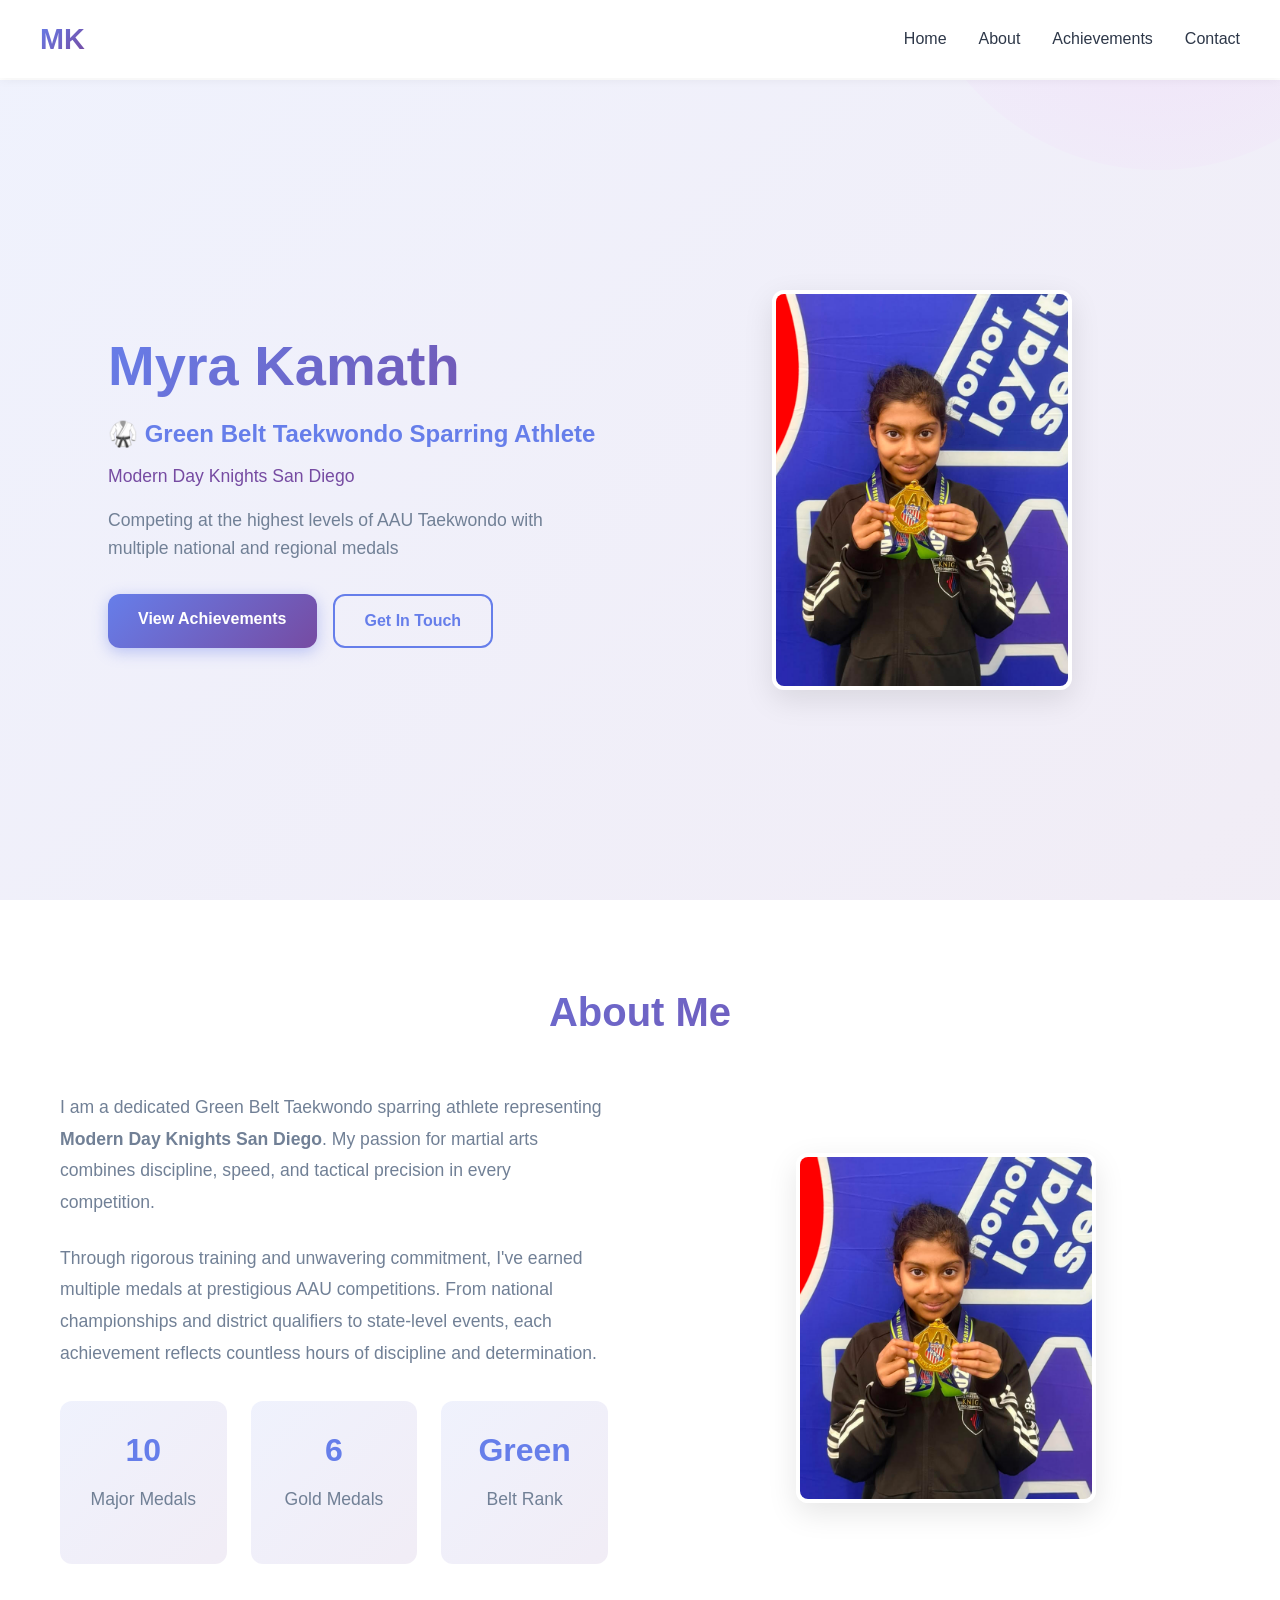
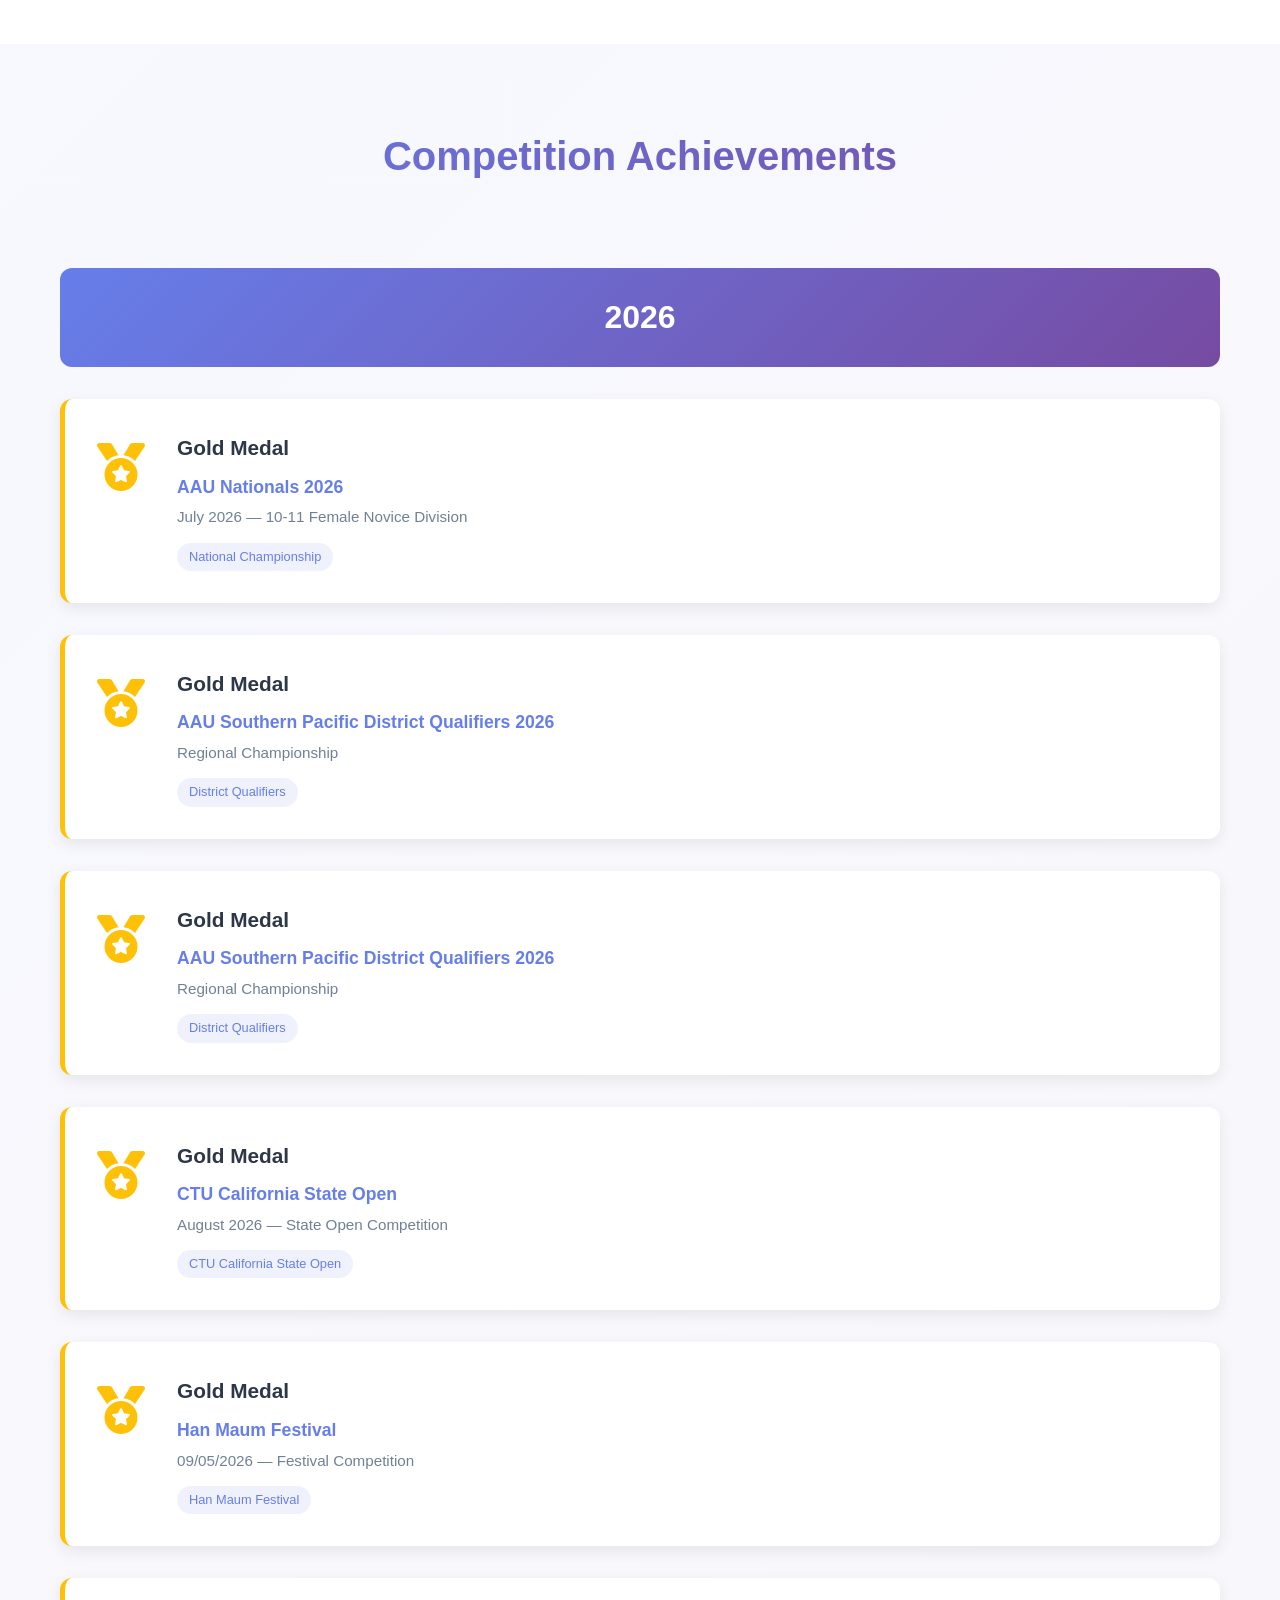
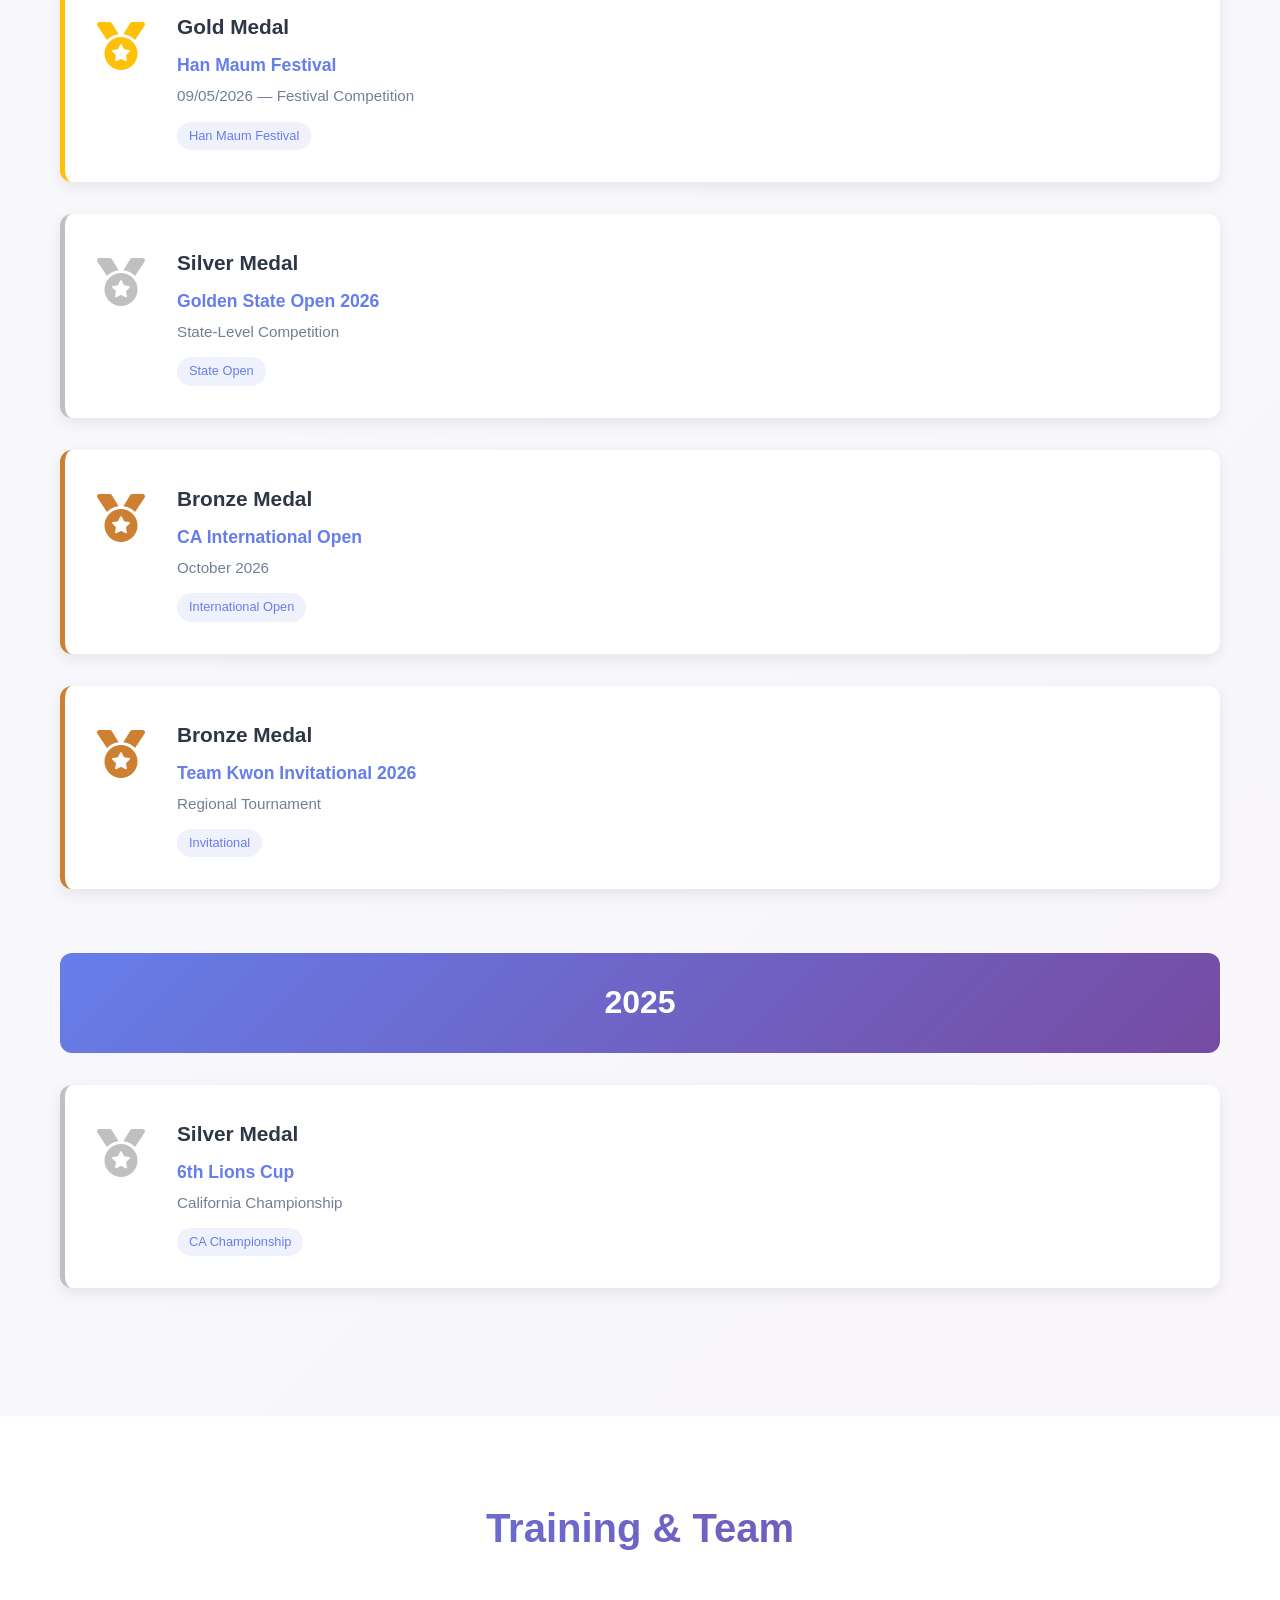
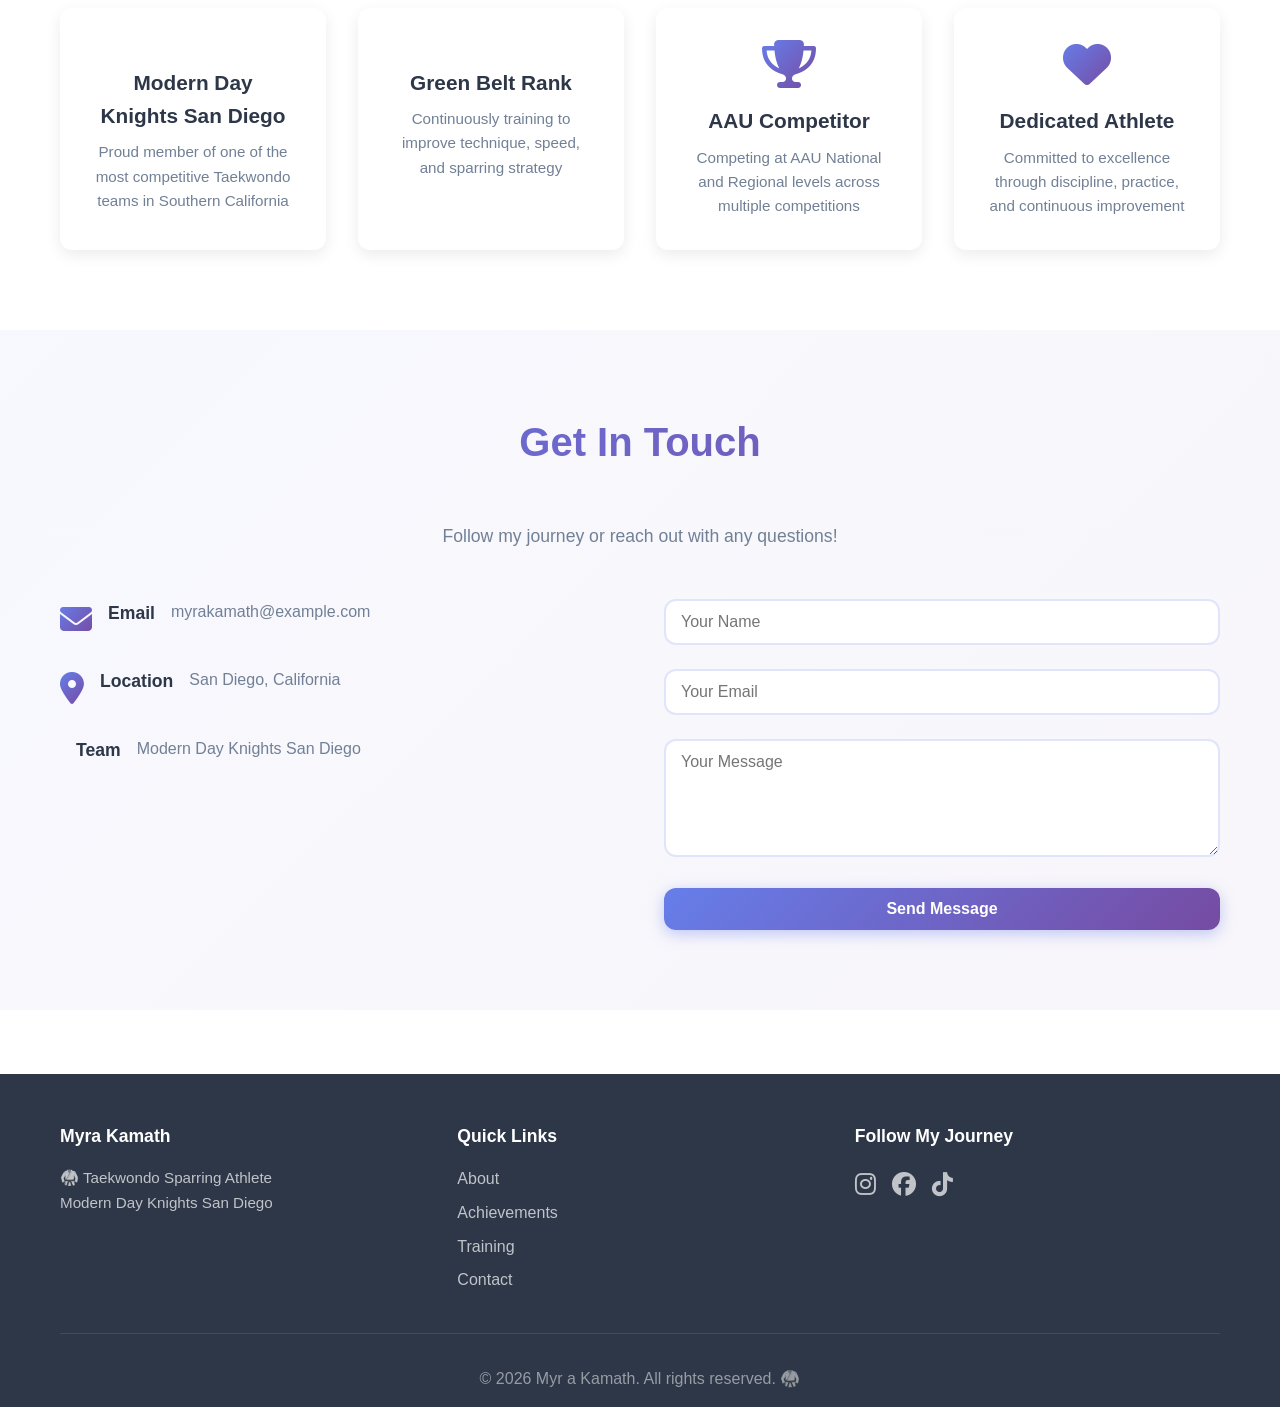
<file: index.html>
<!DOCTYPE html>
<html lang="en">
<head>
    <meta charset="UTF-8">
    <meta name="viewport" content="width=device-width, initial-scale=1.0">
    <title>Myra Kamath | Taekwondo Athlete</title>
    <link rel="stylesheet" href="styles.css">
    <link href="https://cdnjs.cloudflare.com/ajax/libs/font-awesome/6.4.0/css/all.min.css" rel="stylesheet">
</head>
<body>
    <!-- Navigation -->
    <nav class="navbar">
        <div class="container nav-container">
            <div class="logo">
                <a href="#home">MK</a>
            </div>
            <ul class="nav-menu">
                <li><a href="#home" class="nav-link">Home</a></li>
                <li><a href="#about" class="nav-link">About</a></li>
                <li><a href="#achievements" class="nav-link">Achievements</a></li>
                <li><a href="#contact" class="nav-link">Contact</a></li>
            </ul>
            <div class="hamburger">
                <span></span>
                <span></span>
                <span></span>
            </div>
        </div>
    </nav>

    <!-- Hero Section -->
    <section id="home" class="hero">
        <div class="container hero-content">
            <div class="hero-text">
                <h1 class="hero-title">Myra Kamath</h1>
                <p class="hero-subtitle">🥋 Green Belt Taekwondo Sparring Athlete</p>
                <p class="hero-subtitle-team">Modern Day Knights San Diego</p>
                <p class="hero-description">Competing at the highest levels of AAU Taekwondo with multiple national and regional medals</p>
                <div class="cta-buttons">
                    <a href="#achievements" class="btn btn-primary">View Achievements</a>
                    <a href="#contact" class="btn btn-secondary">Get In Touch</a>
                </div>
            </div>
            <div class="hero-visual">
                <img src="myra-kamath.jpg" alt="Myra Kamath with Gold Medal" class="profile-image">
            </div>
        </div>
    </section>

    <!-- About Section -->
    <section id="about" class="about">
        <div class="container">
            <h2 class="section-title">About Me</h2>
            <div class="about-content">
                <div class="about-text">
                    <p>I am a dedicated Green Belt Taekwondo sparring athlete representing <strong>Modern Day Knights San Diego</strong>. My passion for martial arts combines discipline, speed, and tactical precision in every competition.</p>
                    <p>Through rigorous training and unwavering commitment, I've earned multiple medals at prestigious AAU competitions. From national championships and district qualifiers to state-level events, each achievement reflects countless hours of discipline and determination.</p>
                    <div class="about-stats">
                        <div class="stat-box">
                            <h3 id="majorCount">0</h3>
                            <p>Major Medals</p>
                        </div>
                        <div class="stat-box">
                            <h3 id="goldCount">0</h3>
                            <p>Gold Medals</p>
                        </div>
                        <div class="stat-box">
                            <h3 id="beltRank">Green</h3>
                            <p>Belt Rank</p>
                        </div>
                    </div>
                </div>
                <div class="about-image">
                    <img src="myra-kamath.jpg" alt="Myra Kamath" class="profile-picture">
                </div>
            </div>
        </div>
    </section>

    <!-- Achievements Section -->
    <section id="achievements" class="achievements">
        <div class="container">
            <h2 class="section-title">Competition Achievements</h2>
            <div class="achievements-timeline">
                <!-- 2026 Achievements -->
                <div class="achievement-year">
                    <h3>2026</h3>
                </div>

                <div class="achievement-card gold">
                    <div class="medal-icon">
                        <i class="fas fa-medal"></i>
                    </div>
                    <div class="achievement-content">
                        <h3>Gold Medal</h3>
                        <p class="achievement-title">AAU Nationals 2026</p>
                        <p class="achievement-detail">July 2026 — 10-11 Female Novice Division</p>
                        <span class="achievement-tag">National Championship</span>
                    </div>
                </div>

                <div class="achievement-card gold">
                    <div class="medal-icon">
                        <i class="fas fa-medal"></i>
                    </div>
                    <div class="achievement-content">
                        <h3>Gold Medal</h3>
                        <p class="achievement-title">AAU Southern Pacific District Qualifiers 2026</p>
                        <p class="achievement-detail">Regional Championship</p>
                        <span class="achievement-tag">District Qualifiers</span>
                    </div>
                </div>

                <!-- Added second gold for AAU Southern Pacific District Qualifiers -->
                <div class="achievement-card gold">
                    <div class="medal-icon">
                        <i class="fas fa-medal"></i>
                    </div>
                    <div class="achievement-content">
                        <h3>Gold Medal</h3>
                        <p class="achievement-title">AAU Southern Pacific District Qualifiers 2026</p>
                        <p class="achievement-detail">Regional Championship</p>
                        <span class="achievement-tag">District Qualifiers</span>
                    </div>
                </div>

                <div class="achievement-card gold">
                    <div class="medal-icon">
                        <i class="fas fa-medal"></i>
                    </div>
                    <div class="achievement-content">
                        <h3>Gold Medal</h3>
                        <p class="achievement-title">CTU California State Open</p>
                        <p class="achievement-detail">August 2026 — State Open Competition</p>
                        <span class="achievement-tag">CTU California State Open</span>
                    </div>
                </div>

                <div class="achievement-card gold">
                    <div class="medal-icon">
                        <i class="fas fa-medal"></i>
                    </div>
                    <div class="achievement-content">
                        <h3>Gold Medal</h3>
                        <p class="achievement-title">Han Maum Festival</p>
                        <p class="achievement-detail">09/05/2026 — Festival Competition</p>
                        <span class="achievement-tag">Han Maum Festival</span>
                    </div>
                </div>

                <div class="achievement-card gold">
                    <div class="medal-icon">
                        <i class="fas fa-medal"></i>
                    </div>
                    <div class="achievement-content">
                        <h3>Gold Medal</h3>
                        <p class="achievement-title">Han Maum Festival</p>
                        <p class="achievement-detail">09/05/2026 — Festival Competition</p>
                        <span class="achievement-tag">Han Maum Festival</span>
                    </div>
                </div>

                <div class="achievement-card silver">
                    <div class="medal-icon">
                        <i class="fas fa-medal"></i>
                    </div>
                    <div class="achievement-content">
                        <h3>Silver Medal</h3>
                        <p class="achievement-title">Golden State Open 2026</p>
                        <p class="achievement-detail">State-Level Competition</p>
                        <span class="achievement-tag">State Open</span>
                    </div>
                </div>

                <div class="achievement-card bronze">
                    <div class="medal-icon">
                        <i class="fas fa-medal"></i>
                    </div>
                    <div class="achievement-content">
                        <h3>Bronze Medal</h3>
                        <p class="achievement-title">CA International Open</p>
                        <p class="achievement-detail">October 2026</p>
                        <span class="achievement-tag">International Open</span>
                    </div>
                </div>

                <div class="achievement-card bronze">
                    <div class="medal-icon">
                        <i class="fas fa-medal"></i>
                    </div>
                    <div class="achievement-content">
                        <h3>Bronze Medal</h3>
                        <p class="achievement-title">Team Kwon Invitational 2026</p>
                        <p class="achievement-detail">Regional Tournament</p>
                        <span class="achievement-tag">Invitational</span>
                    </div>
                </div>

                <!-- 2025 Achievements -->
                <div class="achievement-year">
                    <h3>2025</h3>
                </div>

                <div class="achievement-card silver">
                    <div class="medal-icon">
                        <i class="fas fa-medal"></i>
                    </div>
                    <div class="achievement-content">
                        <h3>Silver Medal</h3>
                        <p class="achievement-title">6th Lions Cup</p>
                        <p class="achievement-detail">California Championship</p>
                        <span class="achievement-tag">CA Championship</span>
                    </div>
                </div>
            </div>
        </div>
    </section>

    <!-- Training & Team Section -->
    <section id="training" class="training">
        <div class="container">
            <h2 class="section-title">Training & Team</h2>
            <div class="training-grid">
                <div class="training-card">
                    <i class="fas fa-dojo"></i>
                    <h3>Modern Day Knights San Diego</h3>
                    <p>Proud member of one of the most competitive Taekwondo teams in Southern California</p>
                </div>
                <div class="training-card">
                    <i class="fas fa-belt-solid"></i>
                    <h3>Green Belt Rank</h3>
                    <p>Continuously training to improve technique, speed, and sparring strategy</p>
                </div>
                <div class="training-card">
                    <i class="fas fa-trophy"></i>
                    <h3>AAU Competitor</h3>
                    <p>Competing at AAU National and Regional levels across multiple competitions</p>
                </div>
                <div class="training-card">
                    <i class="fas fa-heart"></i>
                    <h3>Dedicated Athlete</h3>
                    <p>Committed to excellence through discipline, practice, and continuous improvement</p>
                </div>
            </div>
        </div>
    </section>

    <!-- Contact Section -->
    <section id="contact" class="contact">
        <div class="container">
            <h2 class="section-title">Get In Touch</h2>
            <p class="section-subtitle">Follow my journey or reach out with any questions!</p>

            <div class="contact-content">
                <div class="contact-info">
                    <div class="contact-item">
                        <i class="fas fa-envelope"></i>
                        <h3>Email</h3>
                        <a href="mailto:myrakamath@example.com">myrakamath@example.com</a>
                    </div>
                    <div class="contact-item">
                        <i class="fas fa-map-marker-alt"></i>
                        <h3>Location</h3>
                        <p>San Diego, California</p>
                    </div>
                    <div class="contact-item">
                        <i class="fas fa-dojo"></i>
                        <h3>Team</h3>
                        <p>Modern Day Knights San Diego</p>
                    </div>
                </div>

                <form class="contact-form" id="contactForm">
                    <div class="form-group">
                        <input type="text" placeholder="Your Name" required>
                    </div>
                    <div class="form-group">
                        <input type="email" placeholder="Your Email" required>
                    </div>
                    <div class="form-group">
                        <textarea placeholder="Your Message" rows="5" required></textarea>
                    </div>
                    <button type="submit" class="btn btn-primary">Send Message</button>
                </form>
            </div>
        </div>
    </section>

    <!-- Footer -->
    <footer class="footer">
        <div class="container">
            <div class="footer-content">
                <div class="footer-section">
                    <h3>Myra Kamath</h3>
                    <p>🥋 Taekwondo Sparring Athlete</p>
                    <p>Modern Day Knights San Diego</p>
                </div>
                <div class="footer-section">
                    <h3>Quick Links</h3>
                    <ul>
                        <li><a href="#about">About</a></li>
                        <li><a href="#achievements">Achievements</a></li>
                        <li><a href="#training">Training</a></li>
                        <li><a href="#contact">Contact</a></li>
                    </ul>
                </div>
                <div class="footer-section">
                    <h3>Follow My Journey</h3>
                    <div class="social-links">
                        <a href="#" target="_blank"><i class="fab fa-instagram"></i></a>
                        <a href="#" target="_blank"><i class="fab fa-facebook"></i></a>
                        <a href="#" target="_blank"><i class="fab fa-tiktok"></i></a>
                    </div>
                </div>
            </div>
            <div class="footer-bottom">
                <p>&copy; 2026 Myr a Kamath. All rights reserved. 🥋</p>
            </div>
        </div>
    </footer>

    <script>
        // Recalculate medal counts automatically from achievement cards
        function recalcMedalCounts(){
            const total = document.querySelectorAll('.achievement-card').length;
            const gold = document.querySelectorAll('.achievement-card.gold').length;
            // Update counts in About stats
            const majorEl = document.getElementById('majorCount');
            const goldEl = document.getElementById('goldCount');
            if(majorEl) majorEl.textContent = total;
            if(goldEl) goldEl.textContent = gold;
        }
        document.addEventListener('DOMContentLoaded', function(){
            recalcMedalCounts();
        });
    </script>

    <script src="script.js"></script>
</body>
</html>
</file>
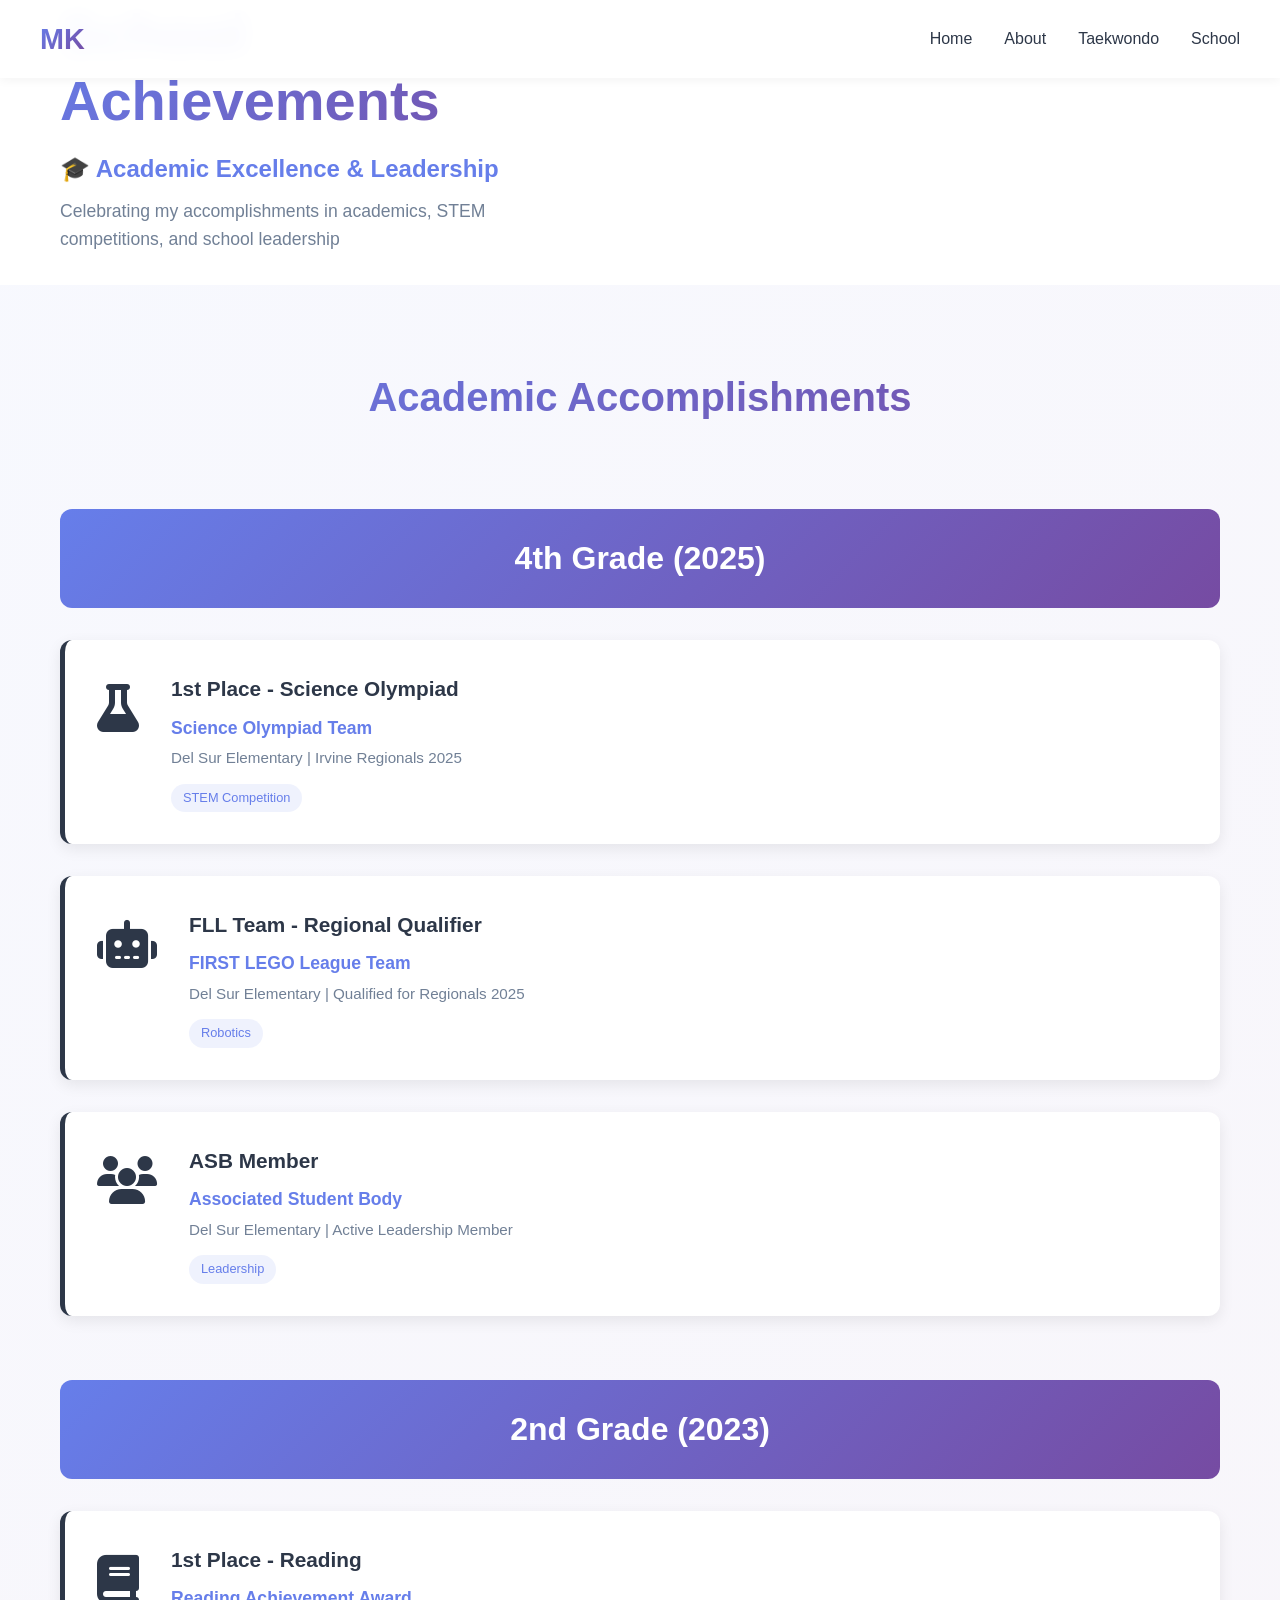
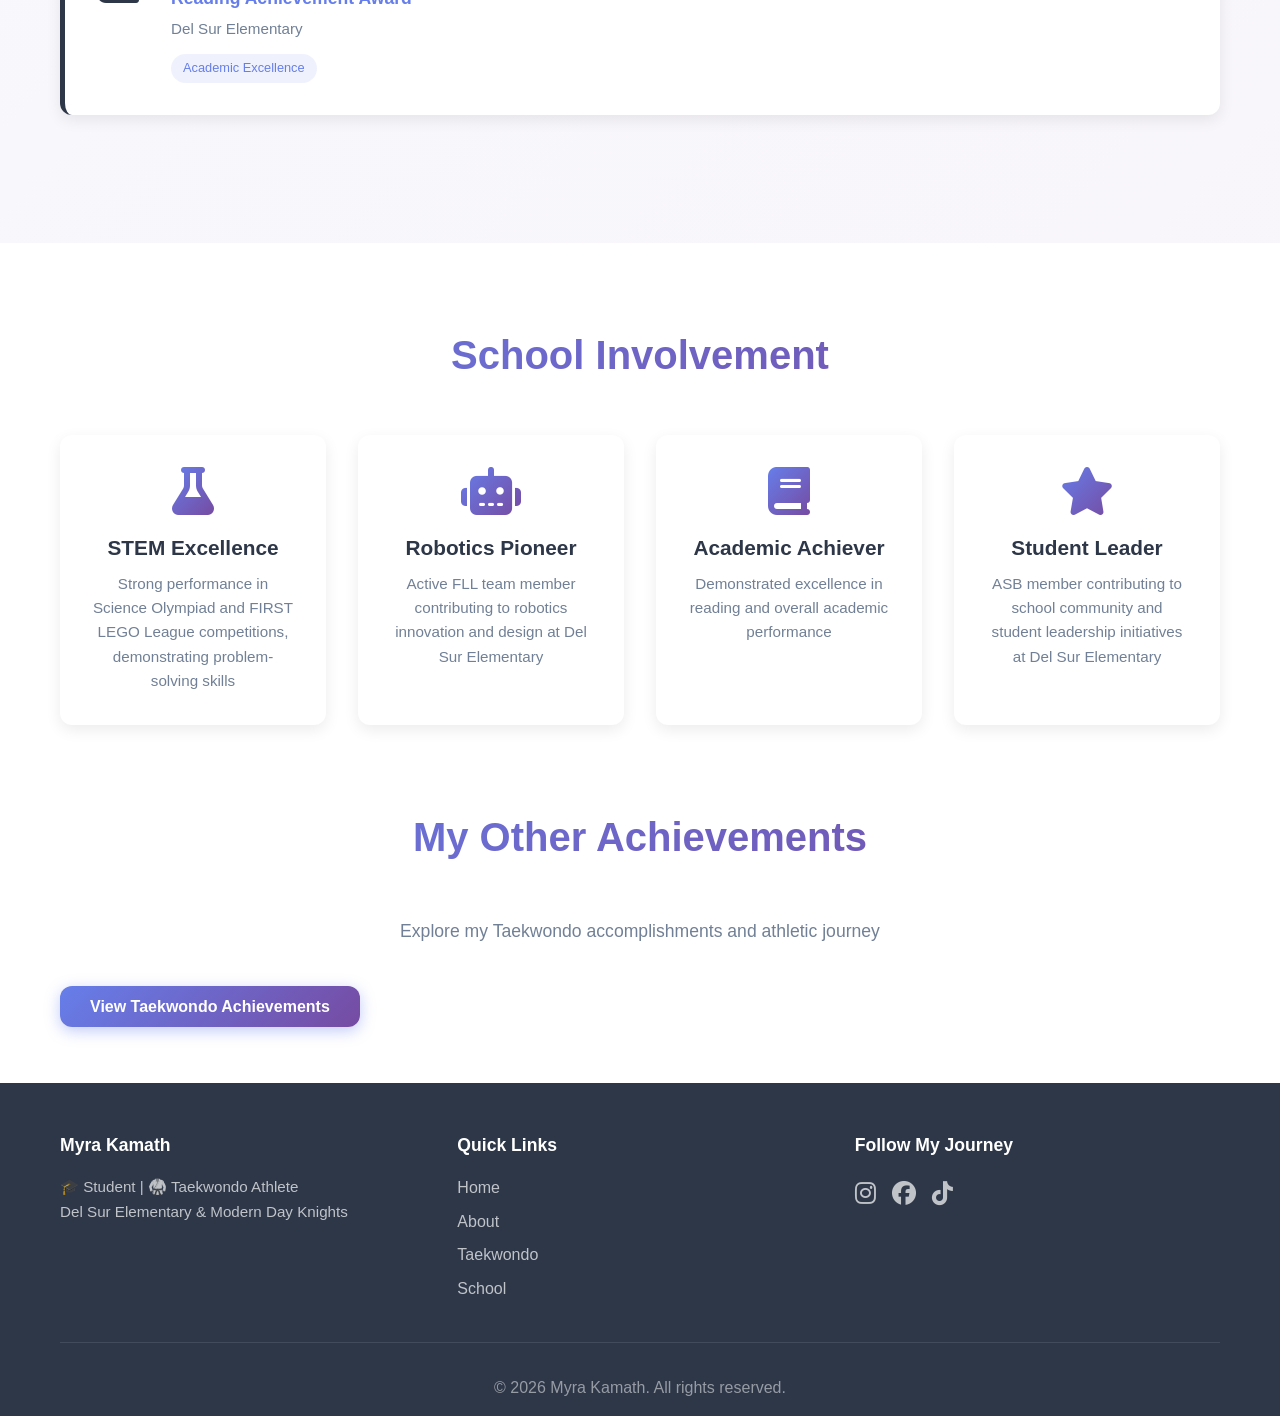
<file: achievements.html>
<!DOCTYPE html>
<html lang="en">
<head>
    <meta charset="UTF-8">
    <meta name="viewport" content="width=device-width, initial-scale=1.0">
    <title>Myra Kamath | Achievements</title>
    <link rel="stylesheet" href="styles.css">
    <link href="https://cdnjs.cloudflare.com/ajax/libs/font-awesome/6.4.0/css/all.min.css" rel="stylesheet">
</head>
<body>
    <!-- Navigation -->
    <nav class="navbar">
        <div class="container nav-container">
            <div class="logo">
                <a href="index.html">MK</a>
            </div>
            <ul class="nav-menu">
                <li><a href="index.html" class="nav-link">Home</a></li>
                <li><a href="index.html#about" class="nav-link">About</a></li>
                <li><a href="index.html#achievements" class="nav-link">Taekwondo</a></li>
                <li><a href="achievements.html" class="nav-link">School</a></li>
            </ul>
            <div class="hamburger">
                <span></span>
                <span></span>
                <span></span>
            </div>
        </div>
    </nav>

    <!-- Hero Section -->
    <section id="home" class="hero-page">
        <div class="container hero-content">
            <div class="hero-text">
                <h1 class="hero-title">School Achievements</h1>
                <p class="hero-subtitle">🎓 Academic Excellence & Leadership</p>
                <p class="hero-description">Celebrating my accomplishments in academics, STEM competitions, and school leadership</p>
            </div>
        </div>
    </section>

    <!-- School Achievements Section -->
    <section id="school-achievements" class="achievements">
        <div class="container">
            <h2 class="section-title">Academic Accomplishments</h2>
            <div class="achievements-timeline">
                <!-- 4th Grade Achievements -->
                <div class="achievement-year">
                    <h3>4th Grade (2025)</h3>
                </div>

                <div class="achievement-card science-olympiad">
                    <div class="medal-icon">
                        <i class="fas fa-flask"></i>
                    </div>
                    <div class="achievement-content">
                        <h3>1st Place - Science Olympiad</h3>
                        <p class="achievement-title">Science Olympiad Team</p>
                        <p class="achievement-detail">Del Sur Elementary | Irvine Regionals 2025</p>
                        <span class="achievement-tag">STEM Competition</span>
                    </div>
                </div>

                <div class="achievement-card fll">
                    <div class="medal-icon">
                        <i class="fas fa-robot"></i>
                    </div>
                    <div class="achievement-content">
                        <h3>FLL Team - Regional Qualifier</h3>
                        <p class="achievement-title">FIRST LEGO League Team</p>
                        <p class="achievement-detail">Del Sur Elementary | Qualified for Regionals 2025</p>
                        <span class="achievement-tag">Robotics</span>
                    </div>
                </div>

                <div class="achievement-card leadership">
                    <div class="medal-icon">
                        <i class="fas fa-users"></i>
                    </div>
                    <div class="achievement-content">
                        <h3>ASB Member</h3>
                        <p class="achievement-title">Associated Student Body</p>
                        <p class="achievement-detail">Del Sur Elementary | Active Leadership Member</p>
                        <span class="achievement-tag">Leadership</span>
                    </div>
                </div>

                <!-- 2nd Grade Achievements -->
                <div class="achievement-year">
                    <h3>2nd Grade (2023)</h3>
                </div>

                <div class="achievement-card reading">
                    <div class="medal-icon">
                        <i class="fas fa-book"></i>
                    </div>
                    <div class="achievement-content">
                        <h3>1st Place - Reading</h3>
                        <p class="achievement-title">Reading Achievement Award</p>
                        <p class="achievement-detail">Del Sur Elementary</p>
                        <span class="achievement-tag">Academic Excellence</span>
                    </div>
                </div>
            </div>
        </div>
    </section>

    <!-- School Highlights Section -->
    <section id="highlights" class="training">
        <div class="container">
            <h2 class="section-title">School Involvement</h2>
            <div class="training-grid">
                <div class="training-card">
                    <i class="fas fa-flask"></i>
                    <h3>STEM Excellence</h3>
                    <p>Strong performance in Science Olympiad and FIRST LEGO League competitions, demonstrating problem-solving skills</p>
                </div>
                <div class="training-card">
                    <i class="fas fa-robot"></i>
                    <h3>Robotics Pioneer</h3>
                    <p>Active FLL team member contributing to robotics innovation and design at Del Sur Elementary</p>
                </div>
                <div class="training-card">
                    <i class="fas fa-book"></i>
                    <h3>Academic Achiever</h3>
                    <p>Demonstrated excellence in reading and overall academic performance</p>
                </div>
                <div class="training-card">
                    <i class="fas fa-star"></i>
                    <h3>Student Leader</h3>
                    <p>ASB member contributing to school community and student leadership initiatives at Del Sur Elementary</p>
                </div>
            </div>
        </div>
    </section>

    <!-- Back to Home Section -->
    <section class="back-to-home">
        <div class="container">
            <h2 class="section-title">My Other Achievements</h2>
            <p class="section-subtitle">Explore my Taekwondo accomplishments and athletic journey</p>
            <a href="index.html#achievements" class="btn btn-primary">View Taekwondo Achievements</a>
        </div>
    </section>

    <!-- Footer -->
    <footer class="footer">
        <div class="container">
            <div class="footer-content">
                <div class="footer-section">
                    <h3>Myra Kamath</h3>
                    <p>🎓 Student | 🥋 Taekwondo Athlete</p>
                    <p>Del Sur Elementary & Modern Day Knights</p>
                </div>
                <div class="footer-section">
                    <h3>Quick Links</h3>
                    <ul>
                        <li><a href="index.html">Home</a></li>
                        <li><a href="index.html#about">About</a></li>
                        <li><a href="index.html#achievements">Taekwondo</a></li>
                        <li><a href="achievements.html">School</a></li>
                    </ul>
                </div>
                <div class="footer-section">
                    <h3>Follow My Journey</h3>
                    <div class="social-links">
                        <a href="#" target="_blank"><i class="fab fa-instagram"></i></a>
                        <a href="#" target="_blank"><i class="fab fa-facebook"></i></a>
                        <a href="#" target="_blank"><i class="fab fa-tiktok"></i></a>
                    </div>
                </div>
            </div>
            <div class="footer-bottom">
                <p>&copy; 2026 Myra Kamath. All rights reserved.</p>
            </div>
        </div>
    </footer>

    <script src="script.js"></script>
</body>
</html>
</file>
<file: styles.css>
:root {
    --primary-color: #667eea;
    --secondary-color: #764ba2;
    --accent-color: #f093fb;
    --gold-color: #ffc107;
    --silver-color: #c0c0c0;
    --bronze-color: #cd7f32;
    --text-dark: #2d3748;
    --text-light: #718096;
    --bg-light: #f7fafc;
    --bg-white: #ffffff;
    --border-radius: 12px;
    --box-shadow: 0 10px 30px rgba(0, 0, 0, 0.1);
    --transition: all 0.3s ease;
}

* {
    margin: 0;
    padding: 0;
    box-sizing: border-box;
}

html {
    scroll-behavior: smooth;
}

body {
    font-family: 'Segoe UI', Tahoma, Geneva, Verdana, sans-serif;
    color: var(--text-dark);
    background-color: var(--bg-white);
    line-height: 1.6;
}

.container {
    max-width: 1200px;
    margin: 0 auto;
    padding: 0 20px;
}

/* Navbar Styles */
.navbar {
    position: fixed;
    top: 0;
    width: 100%;
    background: rgba(255, 255, 255, 0.95);
    backdrop-filter: blur(10px);
    box-shadow: 0 2px 10px rgba(0, 0, 0, 0.05);
    z-index: 1000;
    transition: var(--transition);
}

.nav-container {
    display: flex;
    justify-content: space-between;
    align-items: center;
    padding: 1rem 0;
}

.logo a {
    font-size: 1.8rem;
    font-weight: 700;
    background: linear-gradient(135deg, var(--primary-color), var(--secondary-color));
    -webkit-background-clip: text;
    -webkit-text-fill-color: transparent;
    background-clip: text;
    text-decoration: none;
    transition: var(--transition);
}

.logo a:hover {
    transform: scale(1.05);
}

.nav-menu {
    display: flex;
    list-style: none;
    gap: 2rem;
}

.nav-link {
    text-decoration: none;
    color: var(--text-dark);
    font-weight: 500;
    position: relative;
    transition: var(--transition);
}

.nav-link::after {
    content: '';
    position: absolute;
    bottom: -5px;
    left: 0;
    width: 0;
    height: 2px;
    background: linear-gradient(135deg, var(--primary-color), var(--secondary-color));
    transition: width 0.3s ease;
}

.nav-link:hover {
    color: var(--primary-color);
}

.nav-link:hover::after {
    width: 100%;
}

.hamburger {
    display: none;
    flex-direction: column;
    cursor: pointer;
}

.hamburger span {
    width: 25px;
    height: 3px;
    background: var(--text-dark);
    margin: 5px 0;
    transition: var(--transition);
    border-radius: 2px;
}

/* Hero Section */
.hero {
    margin-top: 80px;
    padding: 80px 0;
    background: linear-gradient(135deg, rgba(102, 126, 234, 0.1), rgba(118, 75, 162, 0.1));
    min-height: calc(100vh - 80px);
    display: flex;
    align-items: center;
    overflow: hidden;
    position: relative;
}

.hero::before {
    content: '';
    position: absolute;
    top: -50%;
    right: -10%;
    width: 500px;
    height: 500px;
    background: radial-gradient(circle, rgba(240, 147, 251, 0.15), transparent);
    border-radius: 50%;
    animation: float 6s ease-in-out infinite;
}

.hero-content {
    display: grid;
    grid-template-columns: 1fr 1fr;
    gap: 4rem;
    align-items: center;
    position: relative;
    z-index: 1;
}

.hero-text {
    animation: slideInLeft 0.8s ease-out;
}

.hero-title {
    font-size: 3.5rem;
    font-weight: 700;
    margin-bottom: 1rem;
    background: linear-gradient(135deg, var(--primary-color), var(--secondary-color));
    -webkit-background-clip: text;
    -webkit-text-fill-color: transparent;
    background-clip: text;
    line-height: 1.2;
}

.hero-subtitle {
    font-size: 1.5rem;
    color: var(--primary-color);
    font-weight: 600;
    margin-bottom: 0.5rem;
}

.hero-subtitle-team {
    font-size: 1.1rem;
    color: var(--secondary-color);
    font-weight: 500;
    margin-bottom: 1rem;
}

.hero-description {
    font-size: 1.1rem;
    color: var(--text-light);
    margin-bottom: 2rem;
    max-width: 500px;
}

.cta-buttons {
    display: flex;
    gap: 1rem;
    flex-wrap: wrap;
}

.btn {
    padding: 12px 30px;
    border-radius: var(--border-radius);
    text-decoration: none;
    font-weight: 600;
    cursor: pointer;
    border: none;
    transition: var(--transition);
    font-size: 1rem;
}

.btn-primary {
    background: linear-gradient(135deg, var(--primary-color), var(--secondary-color));
    color: white;
    box-shadow: 0 4px 15px rgba(102, 126, 234, 0.4);
}

.btn-primary:hover {
    transform: translateY(-2px);
    box-shadow: 0 6px 20px rgba(102, 126, 234, 0.6);
}

.btn-secondary {
    background: transparent;
    color: var(--primary-color);
    border: 2px solid var(--primary-color);
}

.btn-secondary:hover {
    background: var(--primary-color);
    color: white;
}

.hero-visual {
    position: relative;
    height: 400px;
    animation: slideInRight 0.8s ease-out;
    display: flex;
    align-items: center;
    justify-content: center;
}

.profile-image {
    width: 300px;
    height: 400px;
    border-radius: var(--border-radius);
    object-fit: cover;
    box-shadow: var(--box-shadow);
    animation: slideInRight 0.8s ease-out;
    border: 4px solid white;
}

.animated-circle {
    position: absolute;
    width: 300px;
    height: 300px;
    background: linear-gradient(135deg, var(--primary-color), var(--secondary-color));
    border-radius: 50%;
    top: 50%;
    left: 50%;
    transform: translate(-50%, -50%);
    animation: pulse 4s ease-in-out infinite;
    box-shadow: 0 20px 60px rgba(102, 126, 234, 0.3);
}

.animated-circle::before {
    content: '';
    position: absolute;
    top: -20px;
    left: -20px;
    right: -20px;
    bottom: -20px;
    background: linear-gradient(135deg, rgba(102, 126, 234, 0.2), rgba(118, 75, 162, 0.2));
    border-radius: 50%;
    animation: spin 8s linear infinite reverse;
}

/* About Section */
.about {
    padding: 80px 0;
    background: var(--bg-white);
}

.section-title {
    font-size: 2.5rem;
    font-weight: 700;
    text-align: center;
    margin-bottom: 3rem;
    background: linear-gradient(135deg, var(--primary-color), var(--secondary-color));
    -webkit-background-clip: text;
    -webkit-text-fill-color: transparent;
    background-clip: text;
}

.about-content {
    display: grid;
    grid-template-columns: 1fr 1fr;
    gap: 4rem;
    align-items: center;
}

.about-text p {
    font-size: 1.1rem;
    color: var(--text-light);
    margin-bottom: 1.5rem;
    line-height: 1.8;
}

.about-stats {
    display: grid;
    grid-template-columns: repeat(3, 1fr);
    gap: 1.5rem;
    margin-top: 2rem;
}

.stat-box {
    padding: 1.5rem;
    background: linear-gradient(135deg, rgba(102, 126, 234, 0.1), rgba(118, 75, 162, 0.1));
    border-radius: var(--border-radius);
    text-align: center;
    transition: var(--transition);
    cursor: pointer;
}

.stat-box:hover {
    transform: translateY(-5px);
    background: linear-gradient(135deg, rgba(102, 126, 234, 0.2), rgba(118, 75, 162, 0.2));
}

.stat-box h3 {
    font-size: 2rem;
    color: var(--primary-color);
    margin-bottom: 0.5rem;
}

.stat-box p {
    color: var(--text-light);
    font-weight: 500;
}

.about-image {
    display: flex;
    justify-content: center;
}

.profile-picture {
    width: 300px;
    height: 350px;
    border-radius: var(--border-radius);
    object-fit: cover;
    box-shadow: var(--box-shadow);
    animation: slideInRight 0.8s ease-out;
    border: 4px solid white;
}

/* Achievements Section */
.achievements {
    padding: 80px 0;
    background: linear-gradient(135deg, rgba(102, 126, 234, 0.05), rgba(118, 75, 162, 0.05));
}

.achievements-timeline {
    display: flex;
    flex-direction: column;
    gap: 2rem;
    margin-bottom: 3rem;
}

.achievement-year {
    padding: 1.5rem;
    background: linear-gradient(135deg, var(--primary-color), var(--secondary-color));
    color: white;
    border-radius: var(--border-radius);
    text-align: center;
    margin-top: 2rem;
}

.achievement-year h3 {
    font-size: 2rem;
    margin: 0;
}

.achievement-card {
    display: flex;
    gap: 2rem;
    align-items: flex-start;
    padding: 2rem;
    background: white;
    border-radius: var(--border-radius);
    box-shadow: 0 5px 15px rgba(0, 0, 0, 0.08);
    transition: var(--transition);
    animation: fadeInUp 0.6s ease-out;
    border-left: 5px solid;
}

.achievement-card:hover {
    transform: translateY(-5px);
    box-shadow: var(--box-shadow);
}

.achievement-card.gold {
    border-left-color: var(--gold-color);
}

.achievement-card.silver {
    border-left-color: var(--silver-color);
}

.achievement-card.bronze {
    border-left-color: var(--bronze-color);
}

.medal-icon {
    font-size: 3rem;
    flex-shrink: 0;
}

.achievement-card.gold .medal-icon {
    color: var(--gold-color);
}

.achievement-card.silver .medal-icon {
    color: var(--silver-color);
}

.achievement-card.bronze .medal-icon {
    color: var(--bronze-color);
}

.achievement-content h3 {
    font-size: 1.3rem;
    margin-bottom: 0.5rem;
    color: var(--text-dark);
}

.achievement-title {
    font-size: 1.1rem;
    font-weight: 600;
    color: var(--primary-color);
    margin-bottom: 0.3rem;
}

.achievement-detail {
    color: var(--text-light);
    font-size: 0.95rem;
    margin-bottom: 0.8rem;
}

.achievement-tag {
    display: inline-block;
    background: rgba(102, 126, 234, 0.1);
    color: var(--primary-color);
    padding: 4px 12px;
    border-radius: 20px;
    font-size: 0.8rem;
    font-weight: 500;
}

/* Training Section */
.training {
    padding: 80px 0;
    background: white;
}

.training-grid {
    display: grid;
    grid-template-columns: repeat(auto-fit, minmax(250px, 1fr));
    gap: 2rem;
}

.training-card {
    background: white;
    padding: 2rem;
    border-radius: var(--border-radius);
    text-align: center;
    box-shadow: 0 5px 15px rgba(0, 0, 0, 0.08);
    transition: var(--transition);
    animation: fadeInUp 0.6s ease-out;
}

.training-card:hover {
    transform: translateY(-10px);
    box-shadow: var(--box-shadow);
}

.training-card i {
    font-size: 3rem;
    background: linear-gradient(135deg, var(--primary-color), var(--secondary-color));
    -webkit-background-clip: text;
    -webkit-text-fill-color: transparent;
    background-clip: text;
    margin-bottom: 1rem;
}

.training-card h3 {
    font-size: 1.3rem;
    margin-bottom: 0.5rem;
    color: var(--text-dark);
}

.training-card p {
    color: var(--text-light);
    font-size: 0.95rem;
}

/* Contact Section */
.contact {
    padding: 80px 0;
    background: linear-gradient(135deg, rgba(102, 126, 234, 0.05), rgba(118, 75, 162, 0.05));
}

.section-subtitle {
    text-align: center;
    font-size: 1.1rem;
    color: var(--text-light);
    margin-bottom: 3rem;
}

.contact-content {
    display: grid;
    grid-template-columns: 1fr 1fr;
    gap: 3rem;
    align-items: start;
}

.contact-info {
    display: flex;
    flex-direction: column;
    gap: 2rem;
}

.contact-item {
    display: flex;
    gap: 1rem;
    align-items: flex-start;
}

.contact-item i {
    font-size: 2rem;
    background: linear-gradient(135deg, var(--primary-color), var(--secondary-color));
    -webkit-background-clip: text;
    -webkit-text-fill-color: transparent;
    background-clip: text;
    margin-top: 0.3rem;
}

.contact-item h3 {
    font-size: 1.1rem;
    margin-bottom: 0.3rem;
}

.contact-item a,
.contact-item p {
    color: var(--text-light);
    text-decoration: none;
    transition: var(--transition);
}

.contact-item a:hover {
    color: var(--primary-color);
}

.contact-form {
    display: flex;
    flex-direction: column;
    gap: 1.5rem;
}

.form-group input,
.form-group textarea {
    width: 100%;
    padding: 12px 15px;
    border: 2px solid rgba(102, 126, 234, 0.2);
    border-radius: var(--border-radius);
    font-family: inherit;
    font-size: 1rem;
    transition: var(--transition);
    background: white;
}

.form-group input:focus,
.form-group textarea:focus {
    outline: none;
    border-color: var(--primary-color);
    box-shadow: 0 0 0 3px rgba(102, 126, 234, 0.1);
}

.form-group textarea {
    resize: vertical;
}

/* Footer */
.footer {
    background: var(--text-dark);
    color: white;
    padding: 3rem 0 1rem;
    margin-top: 4rem;
}

.footer-content {
    display: grid;
    grid-template-columns: repeat(auto-fit, minmax(200px, 1fr));
    gap: 2rem;
    margin-bottom: 2rem;
}

.footer-section h3 {
    margin-bottom: 1rem;
    font-size: 1.1rem;
}

.footer-section p {
    color: rgba(255, 255, 255, 0.7);
    font-size: 0.95rem;
}

.footer-section ul {
    list-style: none;
}

.footer-section ul li {
    margin-bottom: 0.5rem;
}

.footer-section a {
    color: rgba(255, 255, 255, 0.7);
    text-decoration: none;
    transition: var(--transition);
}

.footer-section a:hover {
    color: var(--primary-color);
}

.social-links {
    display: flex;
    gap: 1rem;
    font-size: 1.5rem;
}

.footer-bottom {
    text-align: center;
    padding-top: 2rem;
    border-top: 1px solid rgba(255, 255, 255, 0.1);
    color: rgba(255, 255, 255, 0.5);
}

/* Animations */
@keyframes slideInLeft {
    from {
        opacity: 0;
        transform: translateX(-30px);
    }
    to {
        opacity: 1;
        transform: translateX(0);
    }
}

@keyframes slideInRight {
    from {
        opacity: 0;
        transform: translateX(30px);
    }
    to {
        opacity: 1;
        transform: translateX(0);
    }
}

@keyframes fadeInUp {
    from {
        opacity: 0;
        transform: translateY(20px);
    }
    to {
        opacity: 1;
        transform: translateY(0);
    }
}

@keyframes pulse {
    0%, 100% {
        transform: translate(-50%, -50%) scale(1);
    }
    50% {
        transform: translate(-50%, -50%) scale(1.05);
    }
}

@keyframes spin {
    from {
        transform: rotate(0deg);
    }
    to {
        transform: rotate(360deg);
    }
}

@keyframes float {
    0%, 100% {
        transform: translateY(0px);
    }
    50% {
        transform: translateY(-20px);
    }
}

/* Responsive Design */
@media (max-width: 768px) {
    .hamburger {
        display: flex;
    }

    .nav-menu {
        display: none;
    }

    .hero-content {
        grid-template-columns: 1fr;
        padding: 20px;
    }

    .hero-title {
        font-size: 2.5rem;
    }

    .hero-subtitle {
        font-size: 1.2rem;
    }

    .hero-visual {
        height: 300px;
    }

    .profile-image {
        width: 250px;
        height: 350px;
    }

    .about-content {
        grid-template-columns: 1fr;
    }

    .profile-picture {
        width: 100%;
        max-width: 300px;
    }

    .about-stats {
        grid-template-columns: 1fr;
    }

    .contact-content {
        grid-template-columns: 1fr;
    }

    .section-title {
        font-size: 2rem;
    }

    .cta-buttons {
        flex-direction: column;
    }

    .cta-buttons .btn {
        width: 100%;
        text-align: center;
    }

    .achievement-card {
        flex-direction: column;
        gap: 1rem;
    }
}

@media (max-width: 480px) {
    .hero-title {
        font-size: 2rem;
    }

    .hero-subtitle {
        font-size: 1rem;
    }

    .nav-menu {
        position: absolute;
        top: 80px;
        left: 0;
        right: 0;
        background: white;
        flex-direction: column;
        width: 100%;
        text-align: center;
        display: none;
        padding: 2rem;
        gap: 1rem;
    }

    .nav-menu.active {
        display: flex;
    }

    .stat-box {
        padding: 1rem;
    }

    .training-card {
        padding: 1.5rem;
    }

    .profile-image {
        width: 200px;
        height: 300px;
    }
}
</file>
